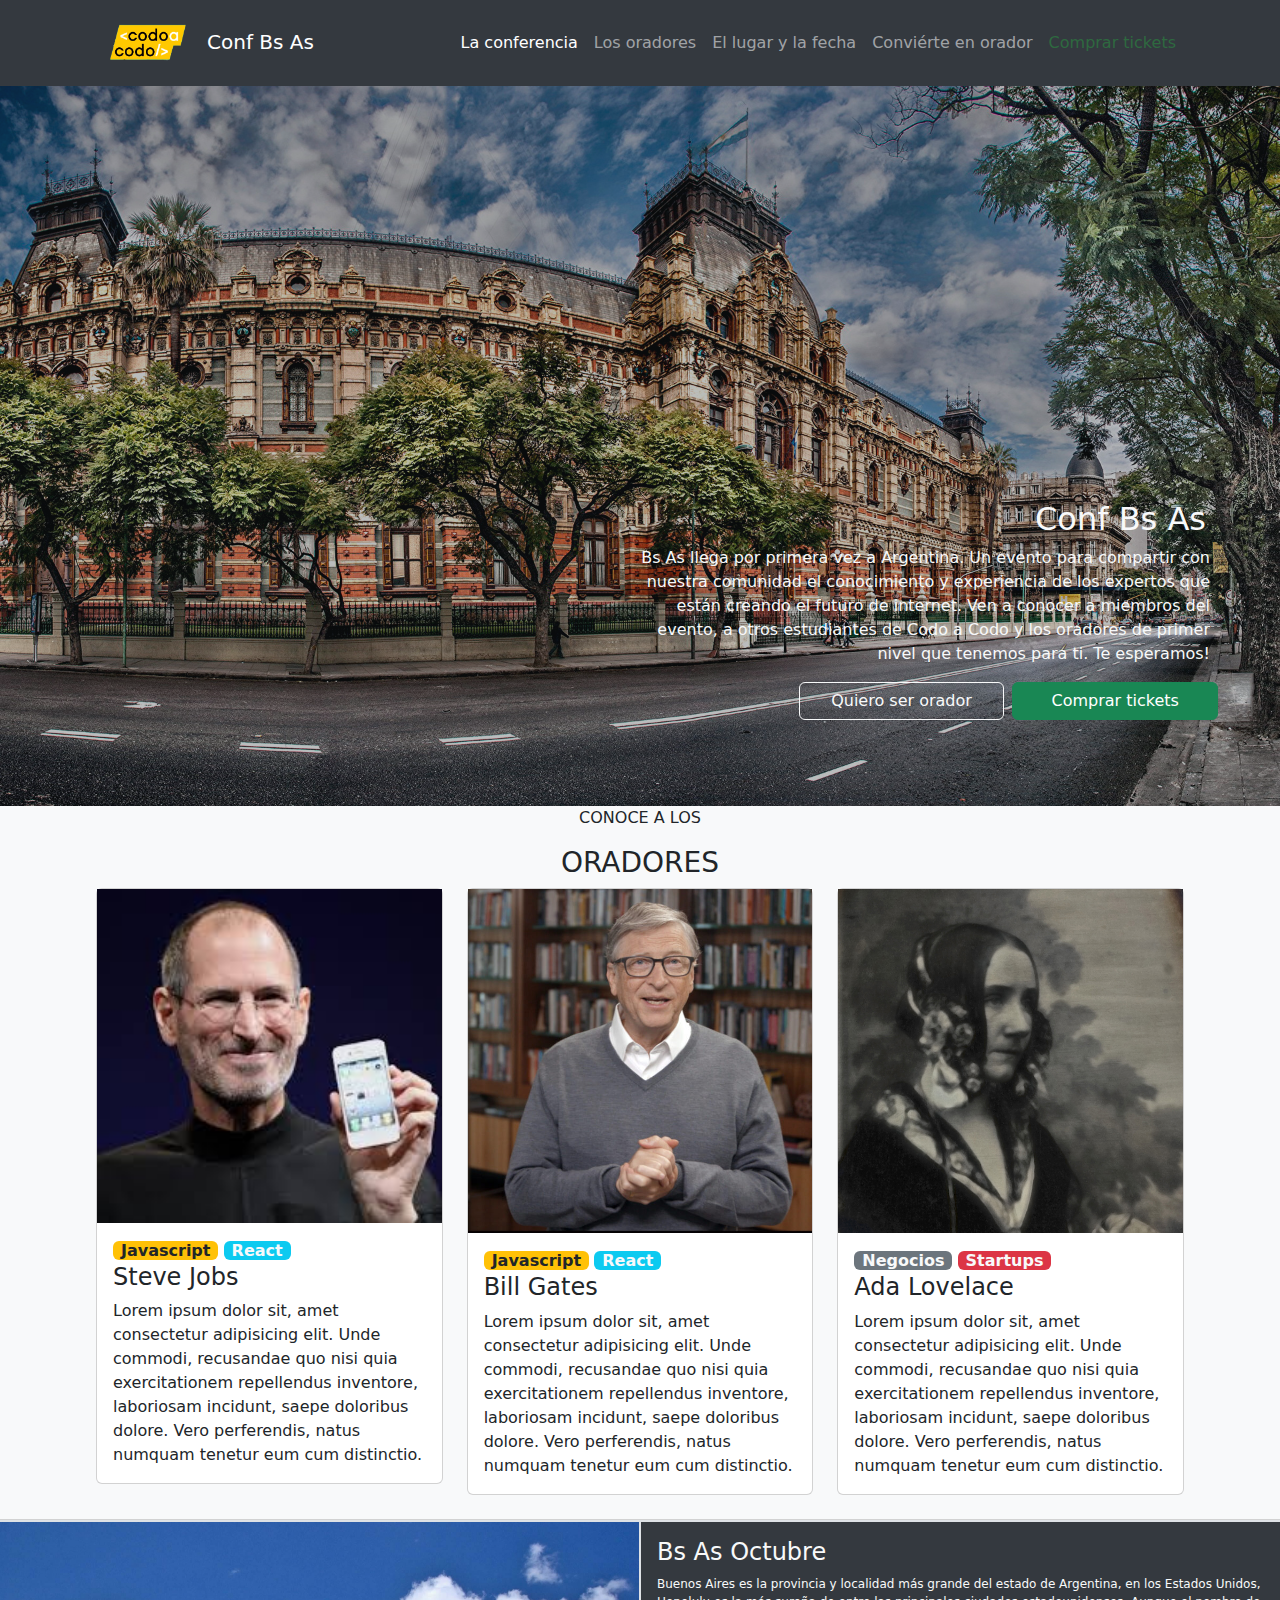
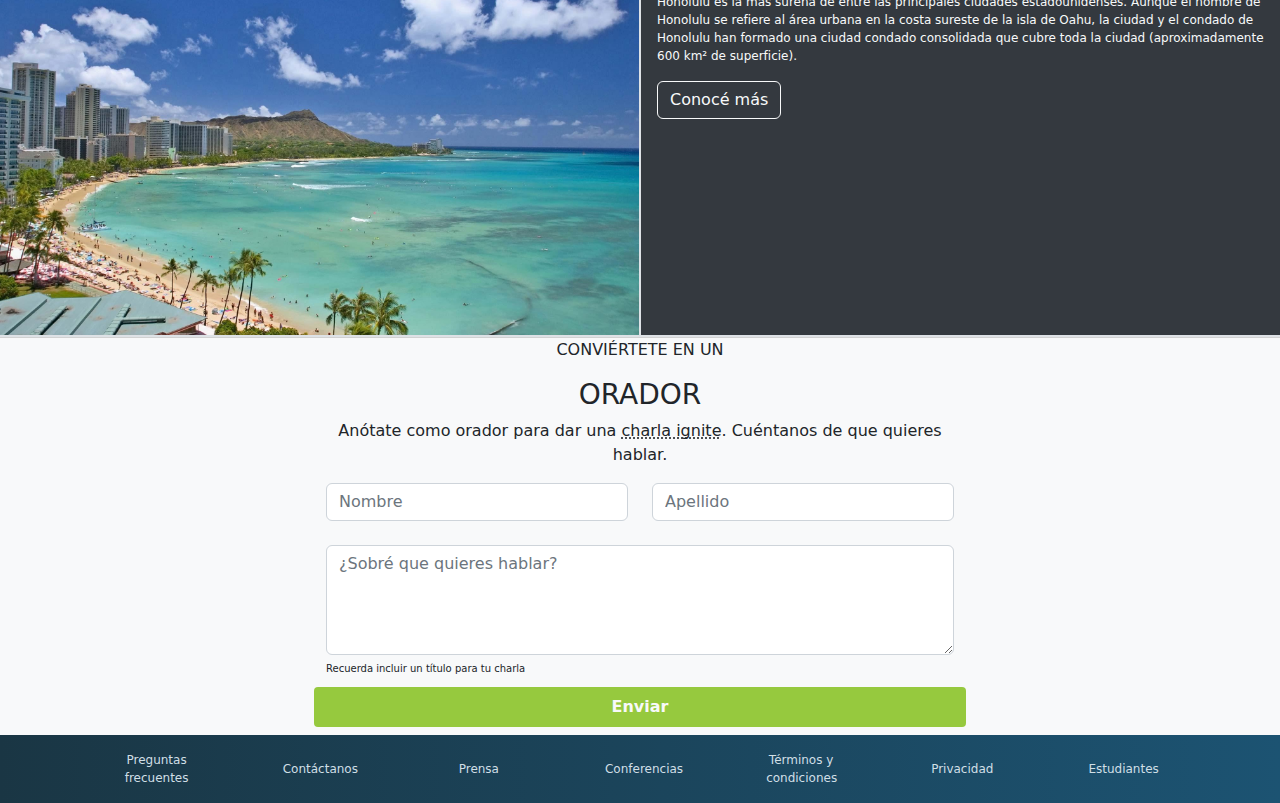
<file: index.html>
<!DOCTYPE html>
<html lang="es_AR">

<head>
   <meta charset="utf-8" />
   <meta name="viewport" content="width=device-width, initial-scale=1" />
   <link href="/css/bootstrap.min.css" rel="stylesheet" />
   <link rel="stylesheet" href="/css/confs.css" />
   <title>TP Integrador Frontend - Java Fullstack - Codo a Codo 4.0</title>
</head>

<body class="bg-dark">
   <header>
      <nav class="navbar navbar-expand-lg navbar-dark navbar-bg-color px-5">
         <div class="container-fluid px-5">
            <a class="navbar-brand" href="#">
               <img class="logo-img" src="images/codoacodo.png" alt="logo" />
               <span class="fs-5">Conf Bs As</span>
            </a>
            <ul class="navbar-nav navbar-right">
               <li class="nav-item">
                  <a class="nav-link active" aria-current="page" href="#confs">La conferencia</a>
               </li>
               <li class="nav-item">
                  <a class="nav-link" href="#oradores">Los oradores</a>
               </li>
               <li class="nav-item">
                  <a class="nav-link" href="#lugar">El lugar y la fecha</a>
               </li>
               <li class="nav-item">
                  <a class="nav-link" href="#inscripcion">Conviérte en orador</a>
               </li>
               <li class="nav-item">
                  <a class="nav-link nav-link-s navbar-link-item" href="buy-tickets.html">Comprar tickets</a>
               </li>
            </ul>
         </div>
       </nav>
   </header>
   <main class="container-fluid px-0">
      <div id="confs" class="container-fluid confs-item">
         <!--position-absolute end-0 mx-5 top-50-->
         <div id="fondo" class="row px-0">
               <img class="img-fluid px-0" src="images/ba1.jpg" alt="BsAsConf">
            </div>
         </div>
         <div id="descripcion">
            <div class="row row-cols-1 justify-content-end pe-1">
               <h2 class="col-3 text-end text-light">Conf Bs As</h2>
            </div>
            <div class="row row-cols-1 justify-content-end">
               <p class="col-6 text-end text-light">
                  Bs As llega por primera vez a Argentina. Un evento para compartir con nuestra comunidad el conocimiento y
                  experiencia de los expertos que están creando el futuro de internet. Ven a conocer a miembros del evento, a
                  otros estudiantes de Codo a Codo y los oradores de primer nivel que tenemos para ti. Te esperamos!
               </p>
            </div>
            <div class="row justify-content-end">
               <a class="col-2 btn btn-outline-light mx-1" href="#inscripcion">Quiero ser orador</a>
               <a class="col-2 btn btn-success mx-1" href="/buy-tickets.html">Comprar tickets</a>
            </div>
         </div>
      </div>

      <div id="oradores" class="row row-cols-1 bg-light">
         <div class="col">
            <p class="text-center">CONOCE A LOS</p>
            <h3 class="text-center">ORADORES</h3>
         </div>

         <div class="col px-5">
            <div class="row mx-5 pb-4">
               <div class="col-4">
                  <div class="card">
                     <img src="/images/steve.jpg" alt="steve" class="img-card-top" />
                     <div class="card-body">
                        <strong class="card-subtitle bg-warning px-2 rounded">Javascript</strong>
                        <strong class="card-subtitle bg-info text-light px-2 rounded">React</strong>
                        <h4 class="card-title">Steve Jobs</h4>
                        <p class="card-text">Lorem ipsum dolor sit, amet consectetur adipisicing elit. Unde commodi, recusandae quo nisi quia exercitationem repellendus inventore, laboriosam incidunt, saepe doloribus dolore. Vero perferendis, natus numquam tenetur eum cum distinctio.</p>
                     </div>
                  </div>
               </div>
               <div class="col-4">
                  <div class="card">
                     <img src="/images/bill.jpg" alt="bill" class="img-card-top" />
                     <div class="card-body">
                        <strong class="card-subtitle bg-warning px-2 rounded">Javascript</strong>
                        <strong class="card-subtitle bg-info text-light px-2 rounded">React</strong>
                        <h4 class="card-title">Bill Gates</h4>
                        <p class="card-text">Lorem ipsum dolor sit, amet consectetur adipisicing elit. Unde commodi, recusandae quo nisi quia exercitationem repellendus inventore, laboriosam incidunt, saepe doloribus dolore. Vero perferendis, natus numquam tenetur eum cum distinctio.</p>
                     </div>
                  </div>
               </div>
               <div class="col-4">
                  <div class="card">
                     <img src="/images/ada.jpeg" alt="ada" class="img-card-top" />
                     <div class="card-body">
                        <strong class="card-subtitle bg-secondary rounded px-2 text-light">Negocios</strong>
                        <strong class="card-subtitle bg-danger rounded px-2 text-light">Startups</strong>
                        <h4 class="card-title">Ada Lovelace</h4>
                        <p class="card-text">Lorem ipsum dolor sit, amet consectetur adipisicing elit. Unde commodi, recusandae quo nisi quia exercitationem repellendus inventore, laboriosam incidunt, saepe doloribus dolore. Vero perferendis, natus numquam tenetur eum cum distinctio.</p>
                     </div>
                  </div>
               </div>
            </div>
         </div>
      </div>

      <div id="lugar" class="row px-0">
         <div class="col card px-0 mx-0">
            <div class="row g-0 ">
               <div class="col border-top border-2 border-bottom border-2 ms-0">
                  <img src="/images/honolulu.jpg" alt="honolulu" class="img-fluid">
               </div>
               <div class="col text-light border-top border-2 border-bottom border-2 border-start border-1" style="background-color: #34393f;">
                  <div class="card-body">
                     <h4 class="card-title">Bs As Octubre</h4>
                     <p class="card-text" style="font-size: 12px;">
                        Buenos Aires es la provincia y localidad más grande del estado de Argentina, en
                        los Estados Unidos, Honolulu es la más sureña de entre las principales ciudades
                        estadounidenses. Aunque el nombre de Honolulu se refiere al área urbana en la
                        costa sureste de la isla de Oahu, la ciudad y el condado de Honolulu han formado
                        una ciudad condado consolidada que cubre toda la ciudad (aproximadamente 600 km²
                        de superficie).
                     </p>
                     <a href="#" class="btn btn-outline-light">Conocé más</a>
                  </div>
               </div>
            </div>
         </div>
      </div>

      <div id="inscripcion" class="row bg-light">
         <div class="container-fluid w-50">
            <div class="row text-center">
               <p>CONVIÉRTETE EN UN</p>
               <h3>ORADOR</h3>
               <p>
                  Anótate como orador para dar una <abbr title="">charla ignite</abbr>. Cuéntanos de que quieres hablar.
               </p>
            </div>
            <div class="row gy-4 justify-content-center">
               <div class="col-6">
                  <input type="text" placeholder="Nombre" class="form-control" />
               </div>
               <div class="col-6">
                  <input type="text" placeholder="Apellido" class="form-control" />
               </div>
               <div class="col-12">
                  <textarea name="tema" id="tema" class="form-control" cols="67" rows="4" placeholder="¿Sobré que quieres hablar?"></textarea>
                  <small class="col" style="font-size: 10px;">Recuerda incluir un título para tu charla</small>
               </div>
            </div>
            <div class="row">
               <strong class="col text-light text-center rounded-1 p-2 my-2" style="background-color: #96c93e;">
                  Enviar
               </strong>
            </div>
         </div>
      </div>
   </main>

   <footer class="container-fluid text-center footer-bg-color align-items-end">
     <div class="row align-items-center justify-content-around px-5 py-3 mx-3">
      <div class="col-1 text-wrap footer-text footer-text-color">Preguntas frecuentes</div>
      <div class="col-1 text-wrap footer-text footer-text-color">Contáctanos</div>
      <div class="col-1 text-wrap footer-text footer-text-color">Prensa</div>
      <div class="col-1 text-wrap footer-text footer-text-color">Conferencias</div>
      <div class="col-1 text-wrap footer-text footer-text-color">Términos y condiciones</div>
      <div class="col-1 text-wrap footer-text footer-text-color">Privacidad</div>
      <div class="col-1 text-wrap footer-text footer-text-color">Estudiantes</div>
     </div>
   </footer>
</body>

</html>
</file>
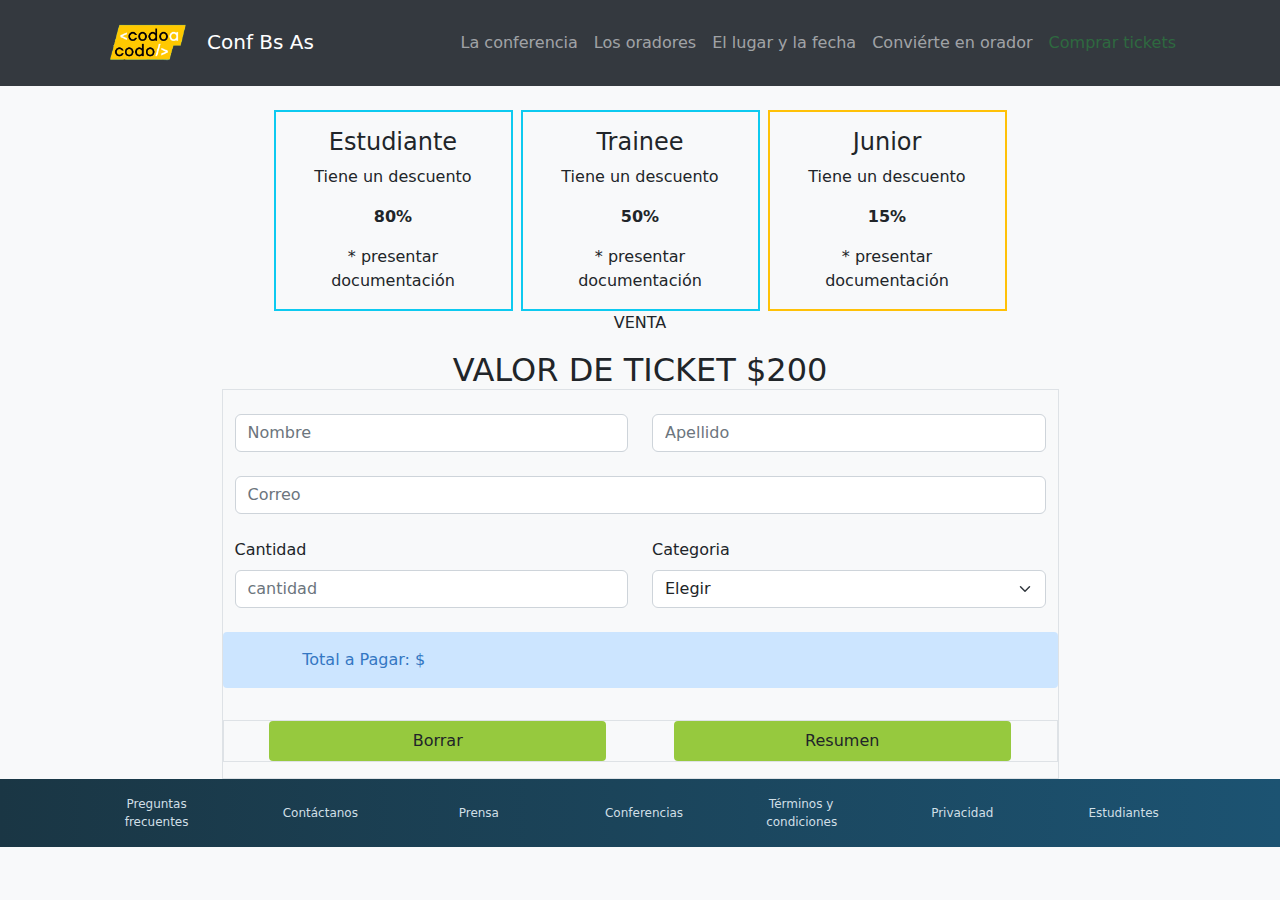
<file: buy-tickets.html>
<!DOCTYPE html>
<html lang="en">

<head>
   <meta charset="UTF-8">
   <meta name="viewport" content="width=device-width, initial-scale=1" />
   <link href="/css/bootstrap.min.css" rel="stylesheet" />
   <link rel="stylesheet" href="/css/confs.css" />
   <title>Comprando Tickets</title>
</head>

<body class="bg-light">
   <header>
      <nav class="navbar navbar-expand-lg navbar-dark navbar-bg-color px-5">
         <div class="container-fluid px-5">
            <a class="navbar-brand" href="/">
               <img class="logo-img" src="images/codoacodo.png" alt="logo" />
               <span class="fs-5">Conf Bs As</span>
            </a>
            <ul class="navbar-nav navbar-right">
               <li class="nav-item">
                  <a class="nav-link" aria-current="page" href="/#confs">La conferencia</a>
               </li>
               <li class="nav-item">
                  <a class="nav-link" href="/#oradores">Los oradores</a>
               </li>
               <li class="nav-item">
                  <a class="nav-link" href="/#lugar">El lugar y la fecha</a>
               </li>
               <li class="nav-item">
                  <a class="nav-link" href="/#inscripcion">Conviérte en orador</a>
               </li>
               <li class="nav-item active">
                  <strong class="nav-link nav-link-s navbar-link-item">Comprar tickets</strong>
               </li>
            </ul>
         </div>
      </nav>
   </header>
   <main class="container bg-light">
      <div class="row text-center mx-auto w-75 px-5">
         <div class="col border border-2 border-info mt-4 mx-1 pt-3">
            <h4>Estudiante</h4>
            <div>
               <p>Tiene un descuento</p>
               <p><strong>80%</strong></p>
               <p>* presentar documentación</p>
            </div>
         </div>
         <div class="col border border-2 border-info mt-4 mx-1 pt-3">
            <h4>Trainee</h4>
            <div>
               <p>Tiene un descuento</p>
               <p><strong>50%</strong></p>
               <p>* presentar documentación</p>
            </div>
         </div>
         <div class="col border border-2 border-warning mt-4 mx-1 pt-3">
            <h4>Junior</h4>
            <div>
               <p>Tiene un descuento</p>
               <p><strong>15%</strong></p>
               <p>* presentar documentación</p>
            </div>
         </div>
      </div>
      <div class="row text-center mx-auto mb-3">
         <p>VENTA</p>
         <h2>VALOR DE TICKET $200</h2>
      </div>
      <div class="row justify-content-center border mx-auto w-75 gy-4">
         <div class="col-6">
            <input type="text" placeholder="Nombre" class="form-control" />
         </div>
         <div class="col-6">
            <input type="text" placeholder="Apellido" class="form-control"/>
         </div>
         <div class="col-12">
            <input type="email" placeholder="Correo" class="form-control"/>
         </div>
         <div class="col-6">
            <label for="quantity_in" class="form-label">Cantidad</label>
            <input type="number" class="form-control" placeholder="cantidad" id="quantity_in"/>
         </div>
         <div class="col-6">
            <label for="category_in" class="form-label">Categoria</label>
            <select class="form-select" placeholder="cantidad" name="category_in" id="category_in">
               <option selected>Elegir</option>
               <option value="0.2">Estudiante</option>
               <option value="0.50">Trainee</option>
               <option value="0.85">Junior</option>
            </select>
         </div>
         <div class="row py-3 my-3 mt-4 rounded-1" style="background-color: #cce5ff;">
            <span class="col-3 text-end" style="color: #3477c3;">Total a Pagar: $</span>
            <strong id="result" class="col-9 text-start" style="color: #3477c3;"></strong>
         </div>
         <div class="row justify-content-around my-3 border">
            <div id="clear_button" class="col-5 text-center rounded-1 py-2 tickets-button" style="background-color: #96c93e;">Borrar</div>
            <div id="resume_button" class="col-5 text-center rounded-1 py-2 tickets-button" style="background-color: #96c93e;">Resumen</div>
         </div>
      </div>
   </main>

   <footer class="container-fluid text-center footer-bg-color align-items-end">
     <div class="row align-items-center justify-content-around px-5 py-3 mx-3">
      <div class="col-1 text-wrap footer-text footer-text-color">Preguntas frecuentes</div>
      <div class="col-1 text-wrap footer-text footer-text-color">Contáctanos</div>
      <div class="col-1 text-wrap footer-text footer-text-color">Prensa</div>
      <div class="col-1 text-wrap footer-text footer-text-color">Conferencias</div>
      <div class="col-1 text-wrap footer-text footer-text-color">Términos y condiciones</div>
      <div class="col-1 text-wrap footer-text footer-text-color">Privacidad</div>
      <div class="col-1 text-wrap footer-text footer-text-color">Estudiantes</div>
     </div>
   </footer>
</body>

<script src="/js/buy-tickets.js"></script>
</html>
</file>
<file: css/confs.css>
/*
body {
   background-color: black;
   padding-left: 2rem;
   padding-right: 2rem;
}

*/
.logo-img {
   height: 60px;
}

.navbar-bg-color {
   background-color: #34393f !important;
}
.bg-buttons {
   background-color: #96c93e !important;
}

.navbar-link-item { 
   color: #2e693f !important;
}

.footer-bg-color {
   background-image: linear-gradient(to right, #1a3644, #1c5372) !important;
}

.footer-text-color {
   color: #d0dfe6 !important;
}

.footer-text {
   vertical-align: center !important;
   text-align: center !important;
   font-size: 12px !important;
}

.desc-confs {
   position: absolute;
   top: 0px;
   right: 0px;
}

#confs {
   position: relative;
}

#fondo {
   position: relative;
   opacity: 0.7;
}

#descripcion {
   position: absolute;
   top: 500px;
   right: 70px;
}

.tickets-button:hover {
   cursor: pointer;
}
</file>
